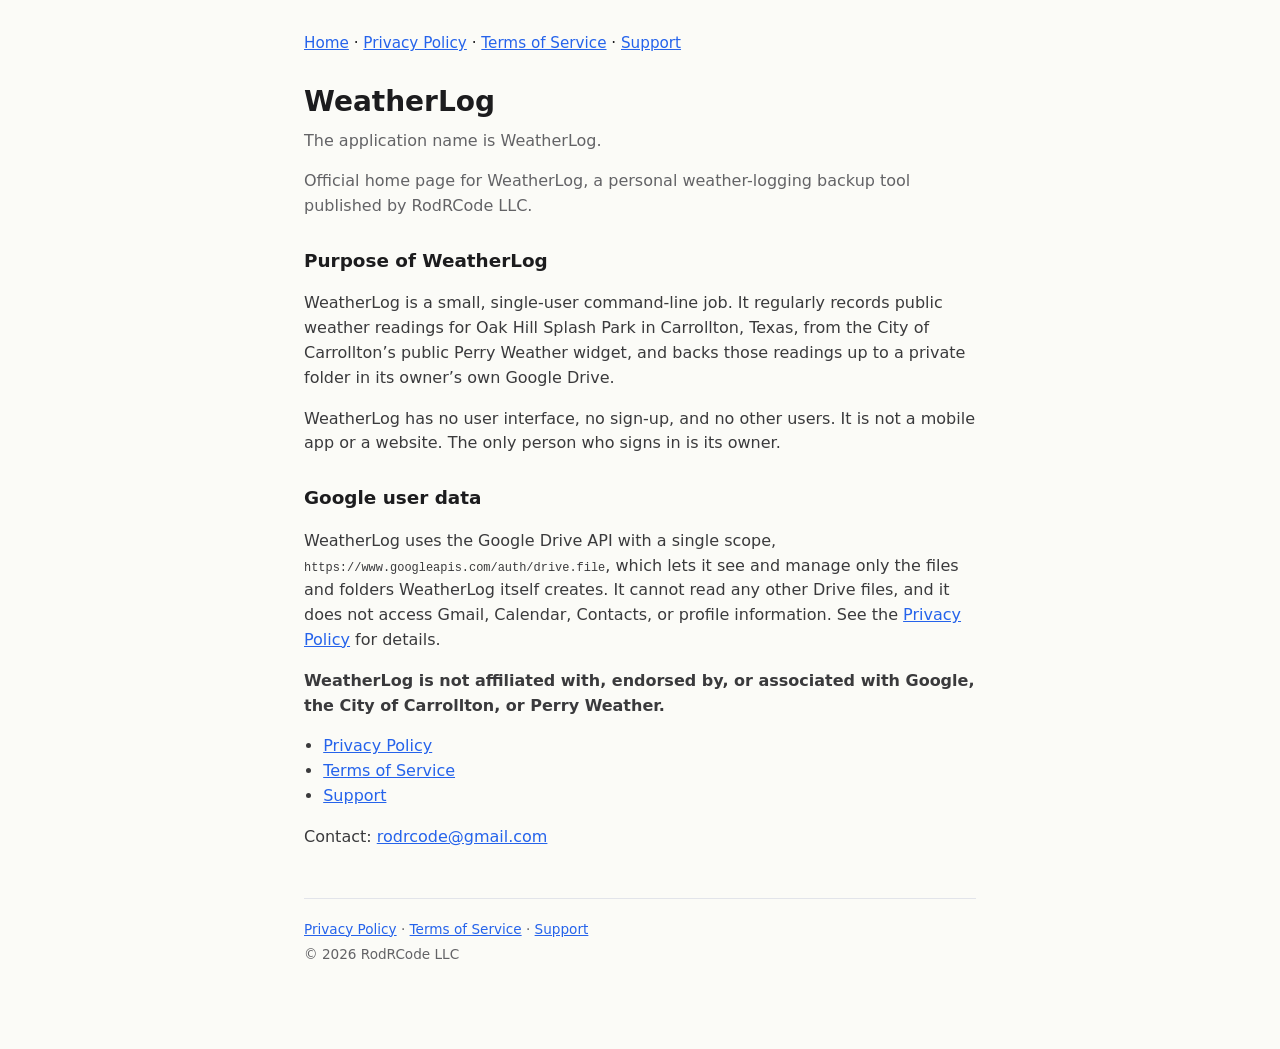
<file: index.html>
<!DOCTYPE html>
<html lang="en">
<head>
  <meta charset="utf-8" />
  <meta name="viewport" content="width=device-width, initial-scale=1" />
  <title>WeatherLog</title>
  <meta name="application-name" content="WeatherLog" />
  <link rel="canonical" href="https://rodrcode.com/weatherlog//" />
  <link rel="stylesheet" href="styles.css" />
</head>
<body>
  <nav>
    <a href="index.html" aria-current="page">Home</a> ·
    <a href="privacy.html">Privacy Policy</a> ·
    <a href="terms.html">Terms of Service</a> ·
    <a href="support.html">Support</a>
  </nav>

  <h1>WeatherLog</h1>
  <p class="sub">The application name is WeatherLog.</p>
  <p class="sub">Official home page for WeatherLog, a personal weather-logging backup tool published by RodRCode LLC.</p>

  <h2>Purpose of WeatherLog</h2>
  <p>
    WeatherLog is a small, single-user command-line job. It regularly records public weather readings
    for Oak Hill Splash Park in Carrollton, Texas, from the City of Carrollton’s public Perry Weather widget,
    and backs those readings up to a private folder in its owner’s own Google Drive.
  </p>
  <p>
    WeatherLog has no user interface, no sign-up, and no other users. It is not a mobile app or a website.
    The only person who signs in is its owner.
  </p>

  <h2>Google user data</h2>
  <p>
    WeatherLog uses the Google Drive API with a single scope,
    <code>https://www.googleapis.com/auth/drive.file</code>, which lets it see and manage only the files
    and folders WeatherLog itself creates. It cannot read any other Drive files, and it does not access
    Gmail, Calendar, Contacts, or profile information.
    See the <a href="privacy.html">Privacy Policy</a> for details.
  </p>

  <p><strong>WeatherLog is not affiliated with, endorsed by, or associated with Google, the City of Carrollton, or Perry Weather.</strong></p>

  <ul>
    <li><a href="privacy.html">Privacy Policy</a></li>
    <li><a href="terms.html">Terms of Service</a></li>
    <li><a href="support.html">Support</a></li>
  </ul>

  <p>Contact: <a href="mailto:rodrcode@gmail.com?subject=WeatherLog">rodrcode@gmail.com</a></p>

  <footer>
    <p><a href="privacy.html">Privacy Policy</a> · <a href="terms.html">Terms of Service</a> · <a href="support.html">Support</a></p>
    <p>&copy; 2026 RodRCode LLC</p>
  </footer>
</body>
</html>
</file>
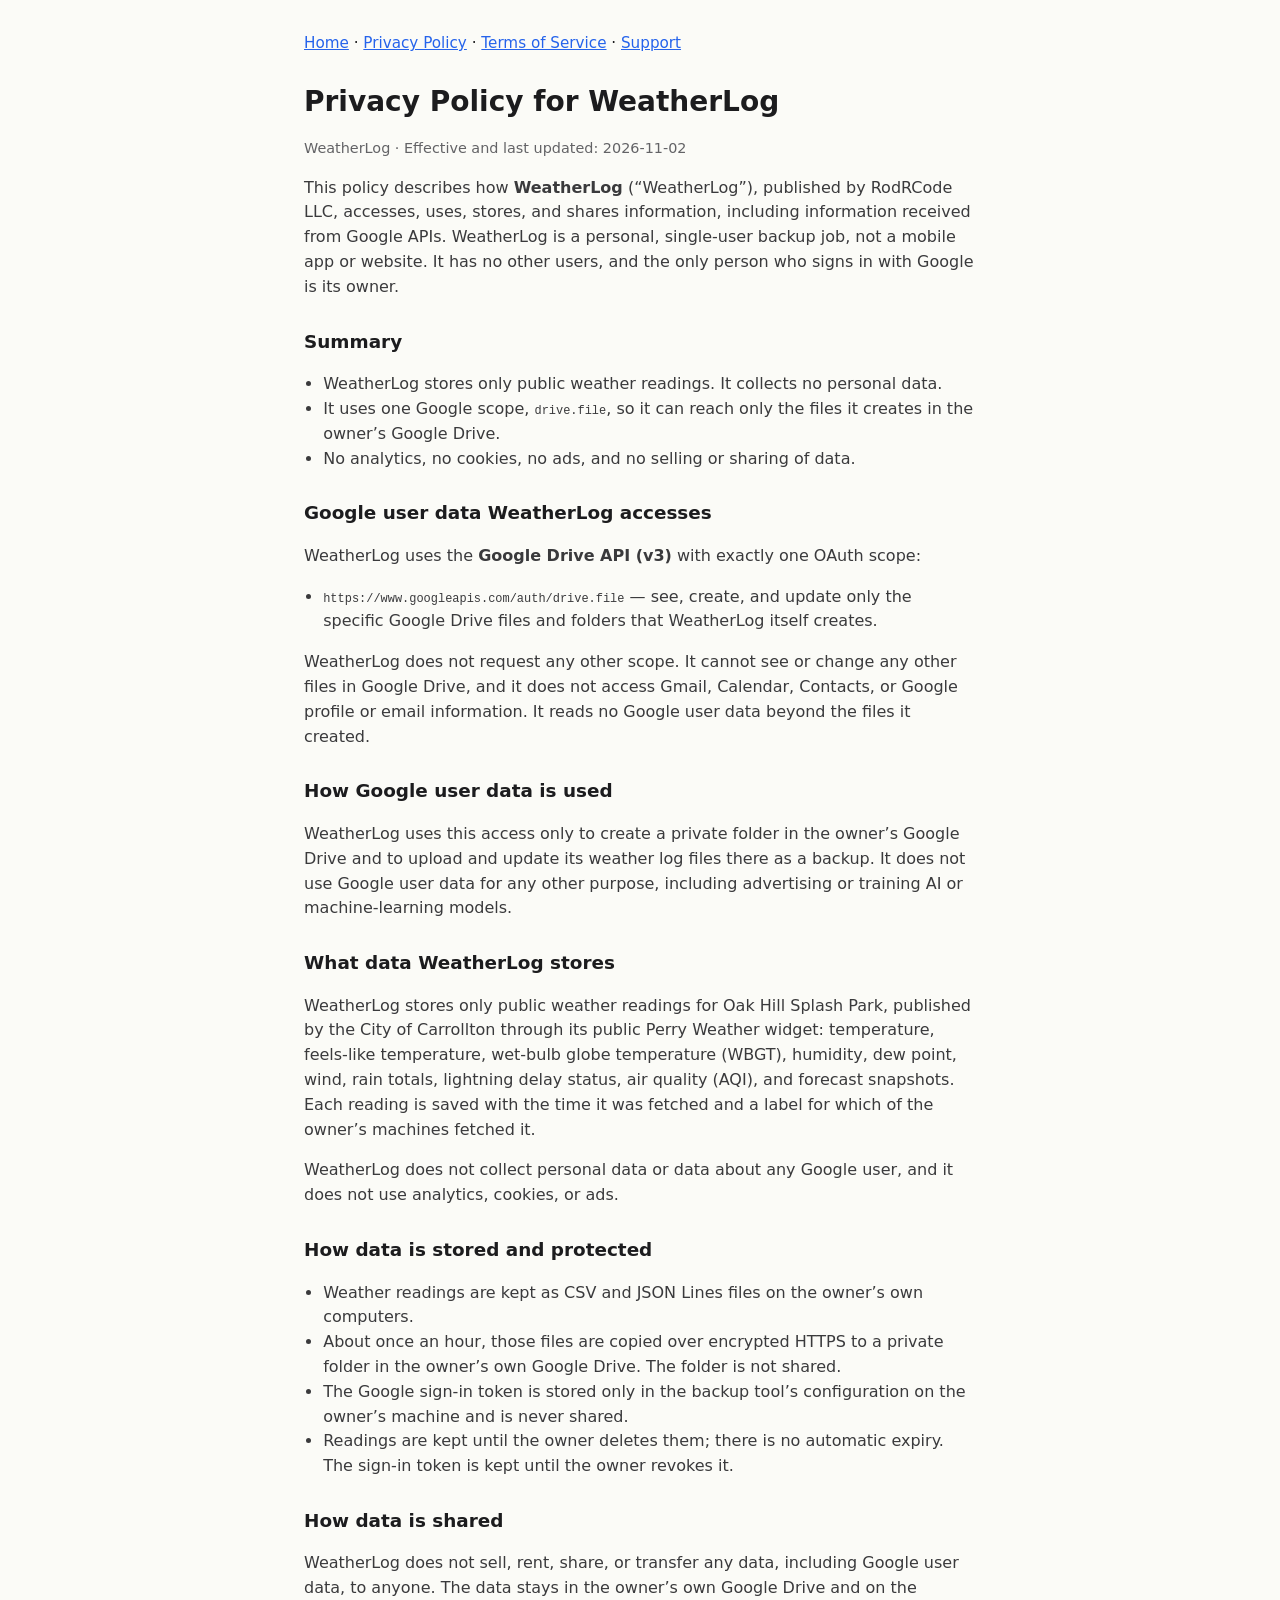
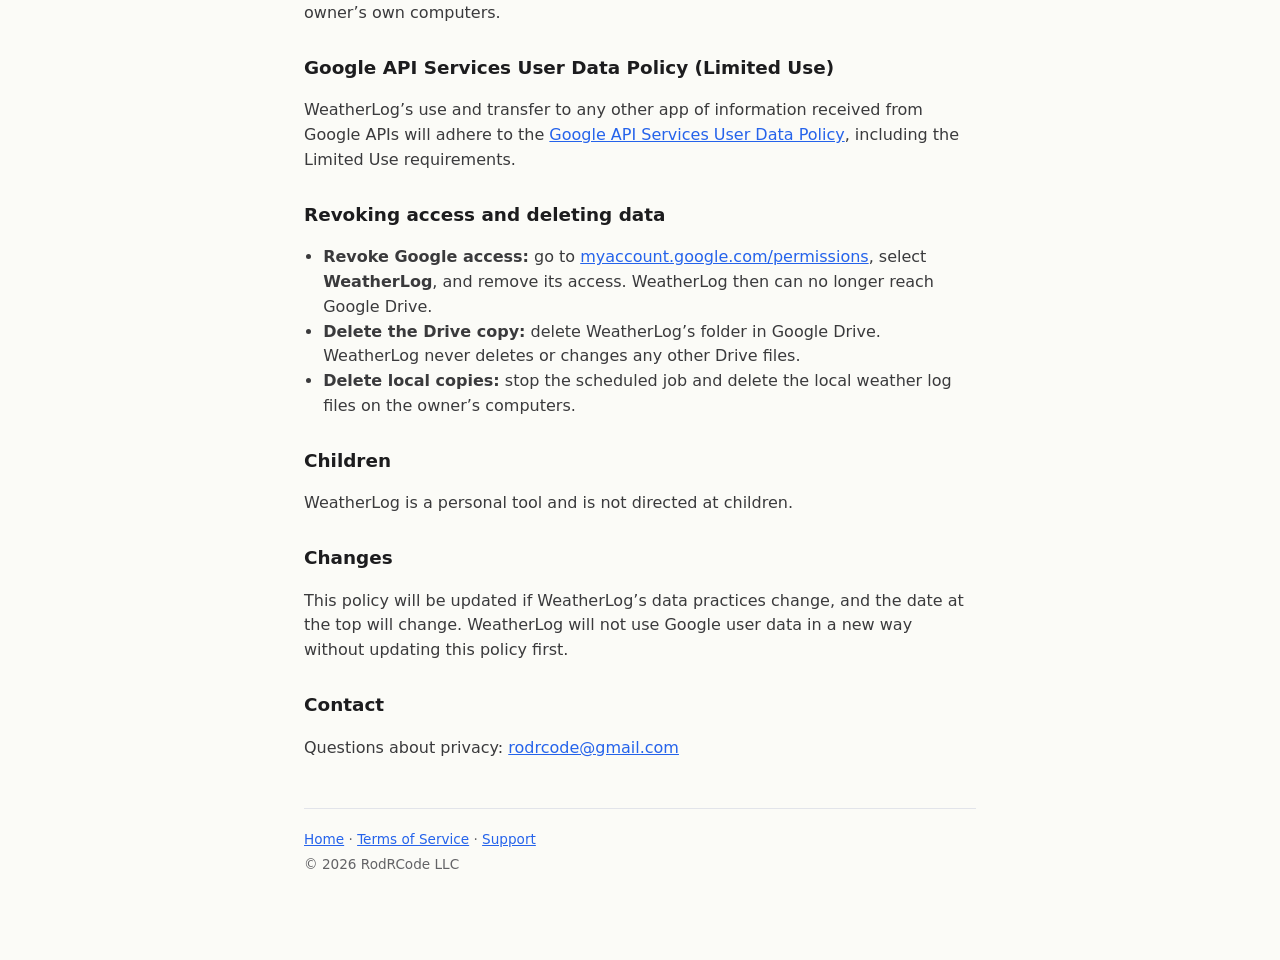
<file: privacy.html>
<!DOCTYPE html>
<html lang="en">
<head>
  <meta charset="utf-8" />
  <meta name="viewport" content="width=device-width, initial-scale=1" />
  <title>Privacy Policy — WeatherLog</title>
  <meta name="application-name" content="WeatherLog" />
  <link rel="canonical" href="https://rodrcode.com/weatherlog//privacy.html" />
  <link rel="stylesheet" href="styles.css" />
</head>
<body>
  <nav>
    <a href="index.html">Home</a> ·
    <a href="privacy.html" aria-current="page">Privacy Policy</a> ·
    <a href="terms.html">Terms of Service</a> ·
    <a href="support.html">Support</a>
  </nav>

  <h1>Privacy Policy for WeatherLog</h1>
  <p class="meta">WeatherLog · Effective and last updated: 2026-11-02</p>

  <p>
    This policy describes how <strong>WeatherLog</strong> (“WeatherLog”), published by RodRCode LLC,
    accesses, uses, stores, and shares information, including information received from Google APIs.
    WeatherLog is a personal, single-user backup job, not a mobile app or website. It has no other users,
    and the only person who signs in with Google is its owner.
  </p>

  <h2>Summary</h2>
  <ul>
    <li>WeatherLog stores only public weather readings. It collects no personal data.</li>
    <li>It uses one Google scope, <code>drive.file</code>, so it can reach only the files it creates in the owner’s Google Drive.</li>
    <li>No analytics, no cookies, no ads, and no selling or sharing of data.</li>
  </ul>

  <h2>Google user data WeatherLog accesses</h2>
  <p>
    WeatherLog uses the <strong>Google Drive API (v3)</strong> with exactly one OAuth scope:
  </p>
  <ul>
    <li><code>https://www.googleapis.com/auth/drive.file</code> — see, create, and update only the specific Google Drive files and folders that WeatherLog itself creates.</li>
  </ul>
  <p>
    WeatherLog does not request any other scope. It cannot see or change any other files in Google Drive,
    and it does not access Gmail, Calendar, Contacts, or Google profile or email information.
    It reads no Google user data beyond the files it created.
  </p>

  <h2>How Google user data is used</h2>
  <p>
    WeatherLog uses this access only to create a private folder in the owner’s Google Drive and to upload
    and update its weather log files there as a backup. It does not use Google user data for any other purpose,
    including advertising or training AI or machine-learning models.
  </p>

  <h2>What data WeatherLog stores</h2>
  <p>
    WeatherLog stores only public weather readings for Oak Hill Splash Park, published by the City of Carrollton
    through its public Perry Weather widget: temperature, feels-like temperature, wet-bulb globe temperature (WBGT),
    humidity, dew point, wind, rain totals, lightning delay status, air quality (AQI), and forecast snapshots.
    Each reading is saved with the time it was fetched and a label for which of the owner’s machines fetched it.
  </p>
  <p>WeatherLog does not collect personal data or data about any Google user, and it does not use analytics, cookies, or ads.</p>

  <h2>How data is stored and protected</h2>
  <ul>
    <li>Weather readings are kept as CSV and JSON Lines files on the owner’s own computers.</li>
    <li>About once an hour, those files are copied over encrypted HTTPS to a private folder in the owner’s own Google Drive. The folder is not shared.</li>
    <li>The Google sign-in token is stored only in the backup tool’s configuration on the owner’s machine and is never shared.</li>
    <li>Readings are kept until the owner deletes them; there is no automatic expiry. The sign-in token is kept until the owner revokes it.</li>
  </ul>

  <h2>How data is shared</h2>
  <p>
    WeatherLog does not sell, rent, share, or transfer any data, including Google user data, to anyone.
    The data stays in the owner’s own Google Drive and on the owner’s own computers.
  </p>

  <h2>Google API Services User Data Policy (Limited Use)</h2>
  <p>
    WeatherLog’s use and transfer to any other app of information received from Google APIs
    will adhere to the
    <a href="https://developers.google.com/terms/api-services-user-data-policy">Google API Services User Data Policy</a>,
    including the Limited Use requirements.
  </p>

  <h2>Revoking access and deleting data</h2>
  <ul>
    <li><strong>Revoke Google access:</strong> go to <a href="https://myaccount.google.com/permissions">myaccount.google.com/permissions</a>, select <strong>WeatherLog</strong>, and remove its access. WeatherLog then can no longer reach Google Drive.</li>
    <li><strong>Delete the Drive copy:</strong> delete WeatherLog’s folder in Google Drive. WeatherLog never deletes or changes any other Drive files.</li>
    <li><strong>Delete local copies:</strong> stop the scheduled job and delete the local weather log files on the owner’s computers.</li>
  </ul>

  <h2>Children</h2>
  <p>WeatherLog is a personal tool and is not directed at children.</p>

  <h2>Changes</h2>
  <p>
    This policy will be updated if WeatherLog’s data practices change, and the date at the top will change.
    WeatherLog will not use Google user data in a new way without updating this policy first.
  </p>

  <h2>Contact</h2>
  <p>Questions about privacy: <a href="mailto:rodrcode@gmail.com?subject=WeatherLog%20Privacy">rodrcode@gmail.com</a></p>

  <footer>
    <p><a href="index.html">Home</a> · <a href="terms.html">Terms of Service</a> · <a href="support.html">Support</a></p>
    <p>&copy; 2026 RodRCode LLC</p>
  </footer>
</body>
</html>
</file>
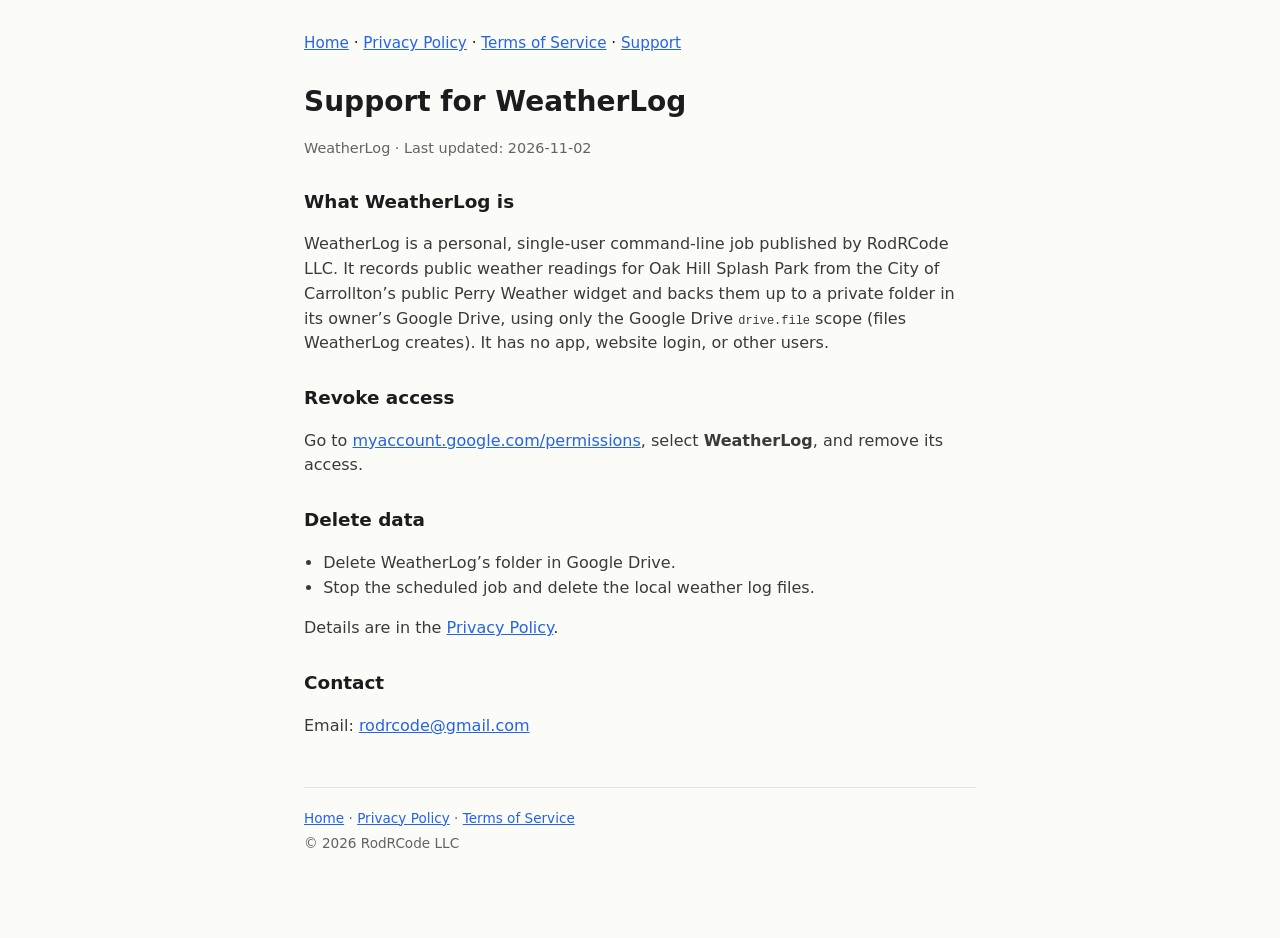
<file: support.html>
<!DOCTYPE html>
<html lang="en">
<head>
  <meta charset="utf-8" />
  <meta name="viewport" content="width=device-width, initial-scale=1" />
  <title>Support — WeatherLog</title>
  <meta name="application-name" content="WeatherLog" />
  <link rel="canonical" href="https://rodrcode.com/weatherlog//support.html" />
  <link rel="stylesheet" href="styles.css" />
</head>
<body>
  <nav>
    <a href="index.html">Home</a> ·
    <a href="privacy.html">Privacy Policy</a> ·
    <a href="terms.html">Terms of Service</a> ·
    <a href="support.html" aria-current="page">Support</a>
  </nav>

  <h1>Support for WeatherLog</h1>
  <p class="meta">WeatherLog · Last updated: 2026-11-02</p>

  <h2>What WeatherLog is</h2>
  <p>
    WeatherLog is a personal, single-user command-line job published by RodRCode LLC. It records public weather
    readings for Oak Hill Splash Park from the City of Carrollton’s public Perry Weather widget and backs them up
    to a private folder in its owner’s Google Drive, using only the Google Drive <code>drive.file</code> scope
    (files WeatherLog creates). It has no app, website login, or other users.
  </p>

  <h2>Revoke access</h2>
  <p>
    Go to <a href="https://myaccount.google.com/permissions">myaccount.google.com/permissions</a>,
    select <strong>WeatherLog</strong>, and remove its access.
  </p>

  <h2>Delete data</h2>
  <ul>
    <li>Delete WeatherLog’s folder in Google Drive.</li>
    <li>Stop the scheduled job and delete the local weather log files.</li>
  </ul>
  <p>Details are in the <a href="privacy.html">Privacy Policy</a>.</p>

  <h2>Contact</h2>
  <p>Email: <a href="mailto:rodrcode@gmail.com?subject=WeatherLog%20Support">rodrcode@gmail.com</a></p>

  <footer>
    <p><a href="index.html">Home</a> · <a href="privacy.html">Privacy Policy</a> · <a href="terms.html">Terms of Service</a></p>
    <p>&copy; 2026 RodRCode LLC</p>
  </footer>
</body>
</html>
</file>
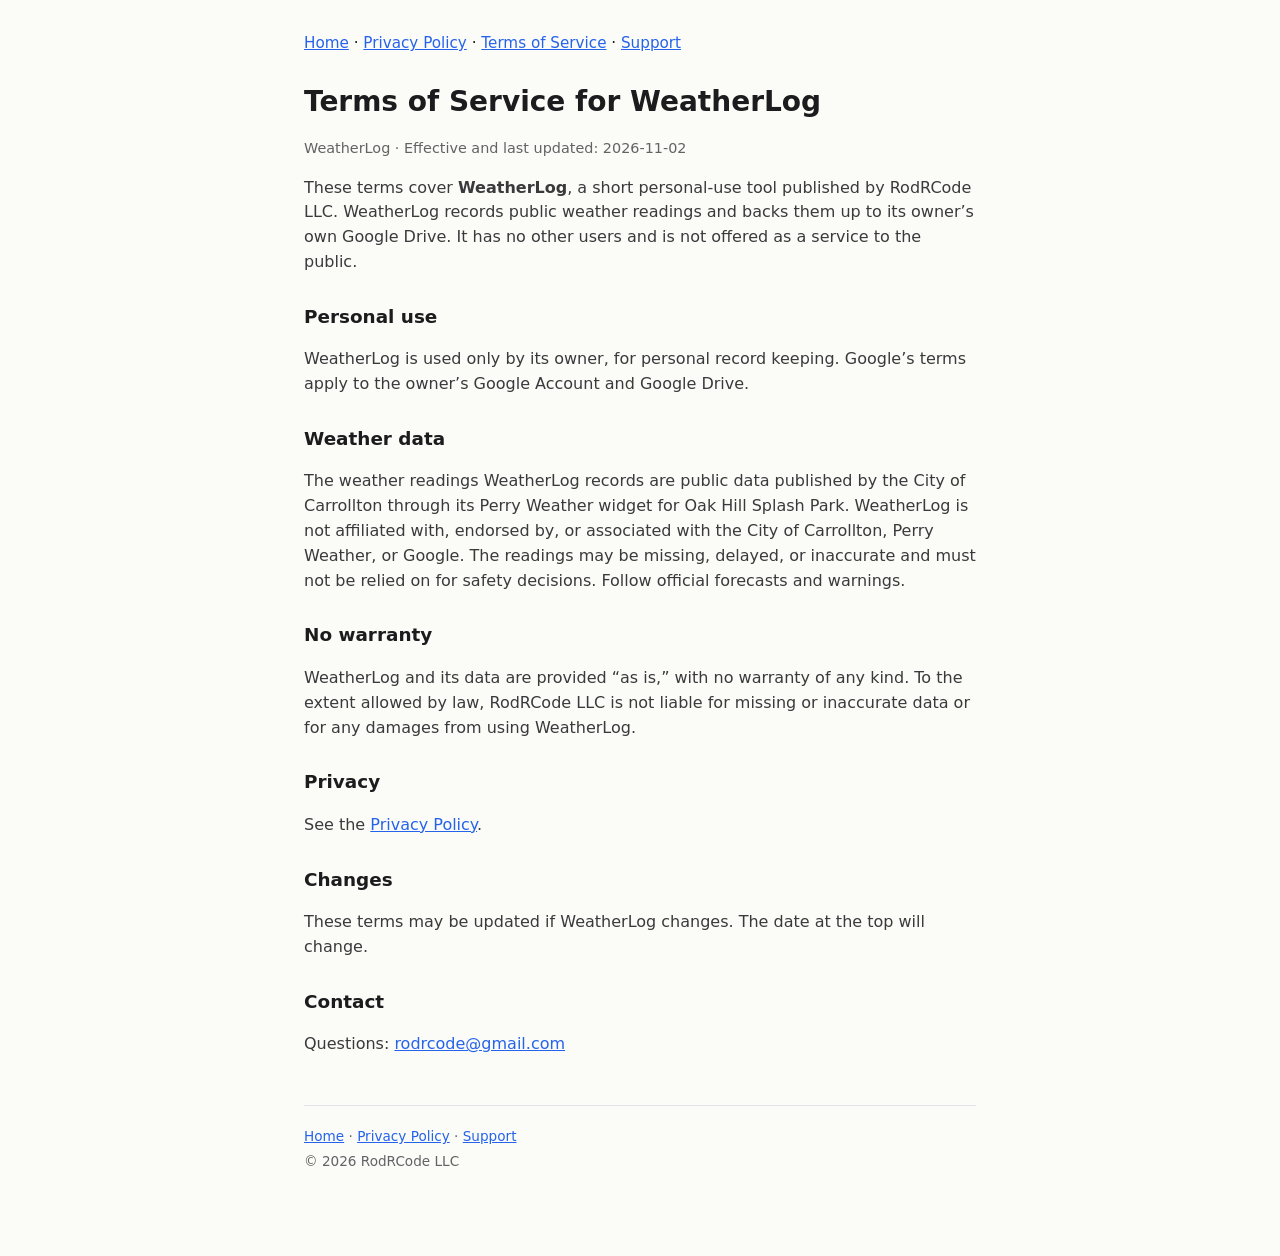
<file: terms.html>
<!DOCTYPE html>
<html lang="en">
<head>
  <meta charset="utf-8" />
  <meta name="viewport" content="width=device-width, initial-scale=1" />
  <title>Terms of Service — WeatherLog</title>
  <meta name="application-name" content="WeatherLog" />
  <link rel="canonical" href="https://rodrcode.com/weatherlog//terms.html" />
  <link rel="stylesheet" href="styles.css" />
</head>
<body>
  <nav>
    <a href="index.html">Home</a> ·
    <a href="privacy.html">Privacy Policy</a> ·
    <a href="terms.html" aria-current="page">Terms of Service</a> ·
    <a href="support.html">Support</a>
  </nav>

  <h1>Terms of Service for WeatherLog</h1>
  <p class="meta">WeatherLog · Effective and last updated: 2026-11-02</p>

  <p>
    These terms cover <strong>WeatherLog</strong>, a short personal-use tool published by RodRCode LLC.
    WeatherLog records public weather readings and backs them up to its owner’s own Google Drive.
    It has no other users and is not offered as a service to the public.
  </p>

  <h2>Personal use</h2>
  <p>
    WeatherLog is used only by its owner, for personal record keeping. Google’s terms apply to the owner’s
    Google Account and Google Drive.
  </p>

  <h2>Weather data</h2>
  <p>
    The weather readings WeatherLog records are public data published by the City of Carrollton through its
    Perry Weather widget for Oak Hill Splash Park. WeatherLog is not affiliated with, endorsed by, or associated
    with the City of Carrollton, Perry Weather, or Google. The readings may be missing, delayed, or inaccurate
    and must not be relied on for safety decisions. Follow official forecasts and warnings.
  </p>

  <h2>No warranty</h2>
  <p>
    WeatherLog and its data are provided “as is,” with no warranty of any kind. To the extent allowed by law,
    RodRCode LLC is not liable for missing or inaccurate data or for any damages from using WeatherLog.
  </p>

  <h2>Privacy</h2>
  <p>See the <a href="privacy.html">Privacy Policy</a>.</p>

  <h2>Changes</h2>
  <p>These terms may be updated if WeatherLog changes. The date at the top will change.</p>

  <h2>Contact</h2>
  <p>Questions: <a href="mailto:rodrcode@gmail.com?subject=WeatherLog%20Terms">rodrcode@gmail.com</a></p>

  <footer>
    <p><a href="index.html">Home</a> · <a href="privacy.html">Privacy Policy</a> · <a href="support.html">Support</a></p>
    <p>&copy; 2026 RodRCode LLC</p>
  </footer>
</body>
</html>
</file>
<file: styles.css>
/* WeatherLog — shared styles for rodrcode.com/weatherlog/
   Matches the RodRCode app sites (canvas.rodrcode.com, peck.rodrcode.com):
   system font stack, narrow single column, top text nav, muted meta lines.
   Accent color taken from rodrcode.com styles.css (--accent). No framework. */
:root {
  --bg: #fbfbf7;
  --text: #1c1c1e;
  --body: #3a3a3c;
  --muted: #636366;
  --accent: #2563eb;
  --border: #e2e4ea;
  color-scheme: light dark;
  font-family: system-ui, -apple-system, Segoe UI, Roboto, Helvetica, Arial, sans-serif;
  line-height: 1.55;
  color: var(--text);
  background: var(--bg);
}
@media (prefers-color-scheme: dark) {
  :root {
    --bg: #0f1115;
    --text: #e8e9ed;
    --body: #d0d1d8;
    --muted: #9a9aa8;
    --accent: #6b9fff;
    --border: #2a2f3a;
  }
}
body { max-width: 42rem; margin: 2rem auto; padding: 0 1.25rem 3rem; }
h1 { font-size: 1.75rem; margin-bottom: 0.35rem; }
h2 { font-size: 1.15rem; margin-top: 1.75rem; }
p, li { color: var(--body); }
a { color: var(--accent); }
ul { padding-left: 1.2rem; }
code { font-size: 0.92em; }
nav { margin-bottom: 1.5rem; font-size: 0.95rem; }
.sub { color: var(--muted); margin-top: 0; }
.meta { color: var(--muted); font-size: 0.9rem; }
footer { margin-top: 3rem; padding-top: 1rem; border-top: 1px solid var(--border); font-size: 0.85rem; color: var(--muted); }
footer p { margin: 0.25rem 0; color: var(--muted); }
</file>
